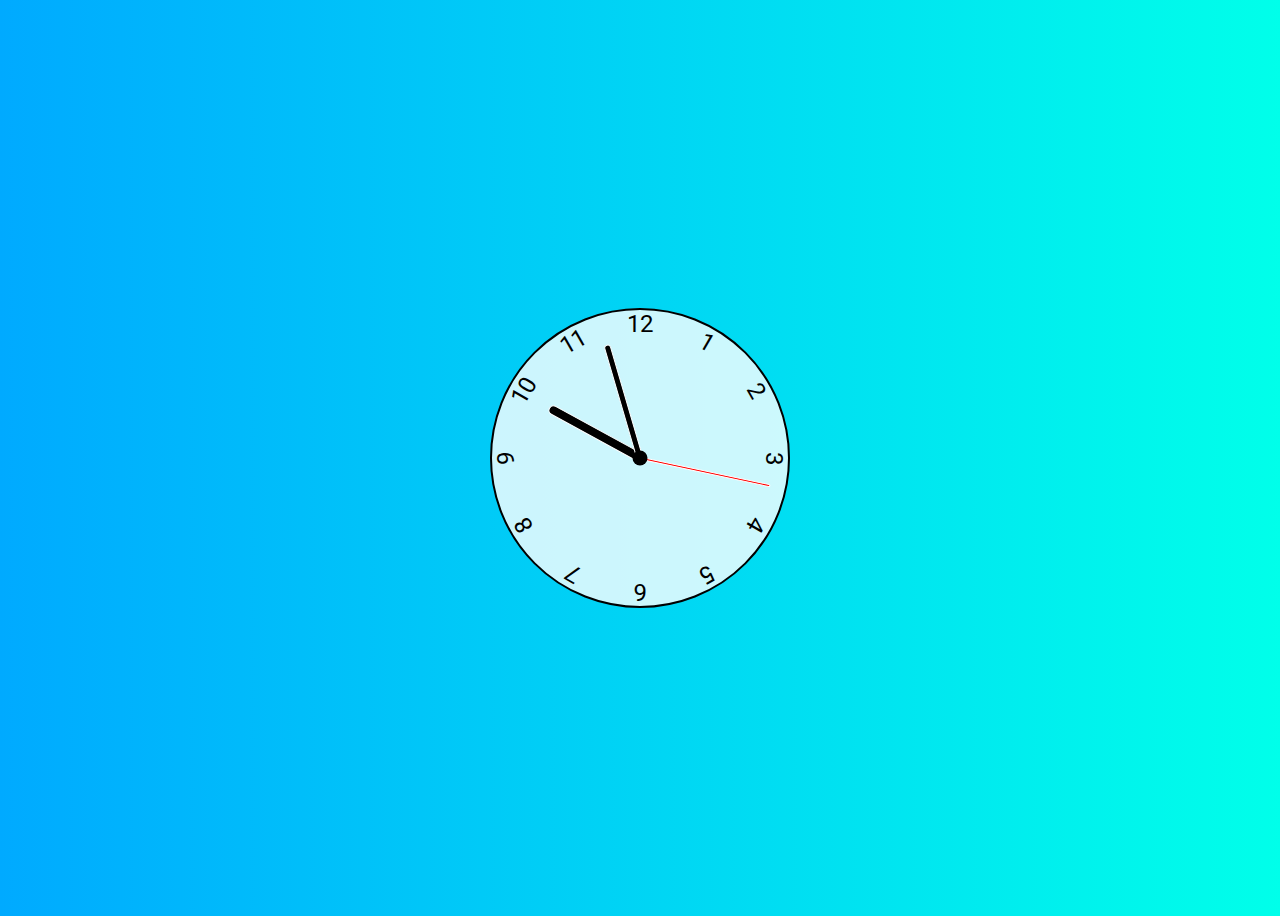
<file: Clock/index.html>
<!DOCTYPE html>
<html lang="en">

<head>
    <meta charset="UTF-8">
    <meta http-equiv="X-UA-Compatible" content="IE=edge">
    <meta name="viewport" content="width=device-width, initial-scale=1.0">
    <link rel="stylesheet" href="style.css">
    <script defer src="app.js"></script>
    <link rel="preconnect" href="https://fonts.googleapis.com">
    <link rel="preconnect" href="https://fonts.gstatic.com" crossorigin>
    <link href="https://fonts.googleapis.com/css2?family=Roboto&display=swap" rel="stylesheet">
    <title>Clock</title>
</head>

<body>

    <div class="clock">
        <div class="hand hour" data-hour-hand></div>
        <div class="hand minute" data-minute-hand></div>
        <div class="hand second" data-second-hand></div>
        <div class="number number1">1</div>
        <div class="number number2">2</div>
        <div class="number number3">3</div>
        <div class="number number4">4</div>
        <div class="number number5">5</div>
        <div class="number number6">6</div>
        <div class="number number7">7</div>
        <div class="number number8">8</div>
        <div class="number number9">9</div>
        <div class="number number10">10</div>
        <div class="number number11">11</div>
        <div class="number number12">12</div>
    </div>

</body>

</html>
</file>
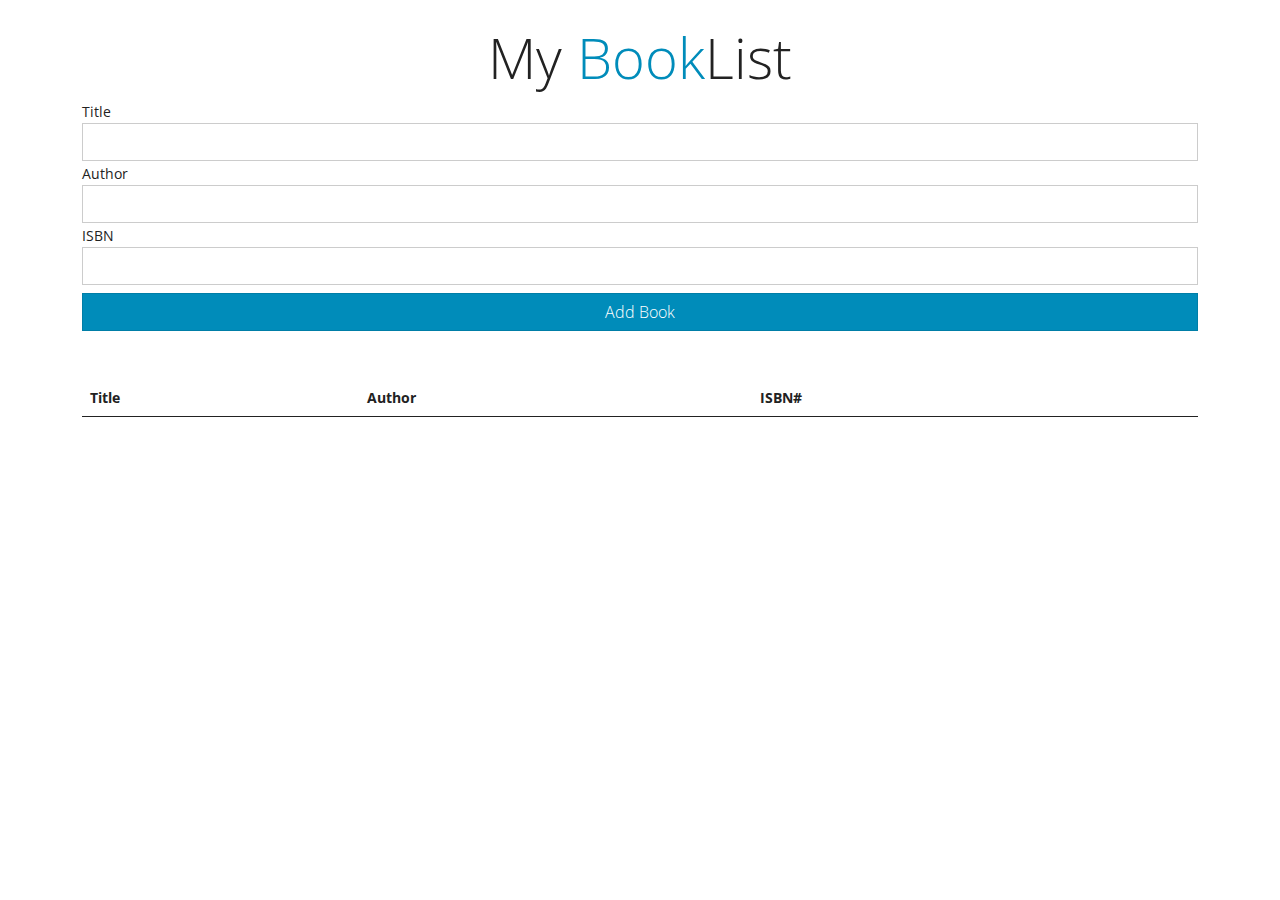
<file: MyBooklist/index.html>
<!DOCTYPE html>
<html lang="en">

<head>
    <meta charset="UTF-8">
    <meta http-equiv="X-UA-Compatible" content="IE=edge">
    <meta name="viewport" content="width=device-width, initial-scale=1.0">
    <link rel="stylesheet" href="https://cdnjs.cloudflare.com/ajax/libs/font-awesome/5.12.1/css/all.min.css"
        integrity="sha256-mmgLkCYLUQbXn0B1SRqzHar6dCnv9oZFPEC1g1cwlkk=" crossorigin="anonymous" />
    <link rel="stylesheet" href="bootstrap.min.css">
    <title>My Book List</title>
</head>

<body>

    <div class="container mt-4">
        <h1 class="display-4 text-center"><i class="fas fa-book-open text-primary"></i>My <span
                class="text-primary">Book</span>List
        </h1>

        <form id="book-form">
            <div class="form-group">
                <label for="title">Title</label>
                <input type="text" id="title" class="form-control">
            </div>
            <div class="form-group">
                <label for="author">Author</label>
                <input type="text" id="author" class="form-control">
            </div>
            <div class="form-group">
                <label for="isbn">ISBN</label>
                <input type="text" id="isbn" class="form-control">
            </div>

            <input type="submit" value="Add Book" class="btn btn-primary col-12 mt-2">
        </form>

        <table class="table table-striped mt-5">
            <thead>
                <tr>
                    <th>Title</th>
                    <th>Author</th>
                    <th>ISBN#</th>
                    <th></th>
                </tr>
            </thead>

            <tbody id="book-list"></tbody>
        </table>

    </div>


    <script src="./script.js"></script>
</body>

</html>
</file>
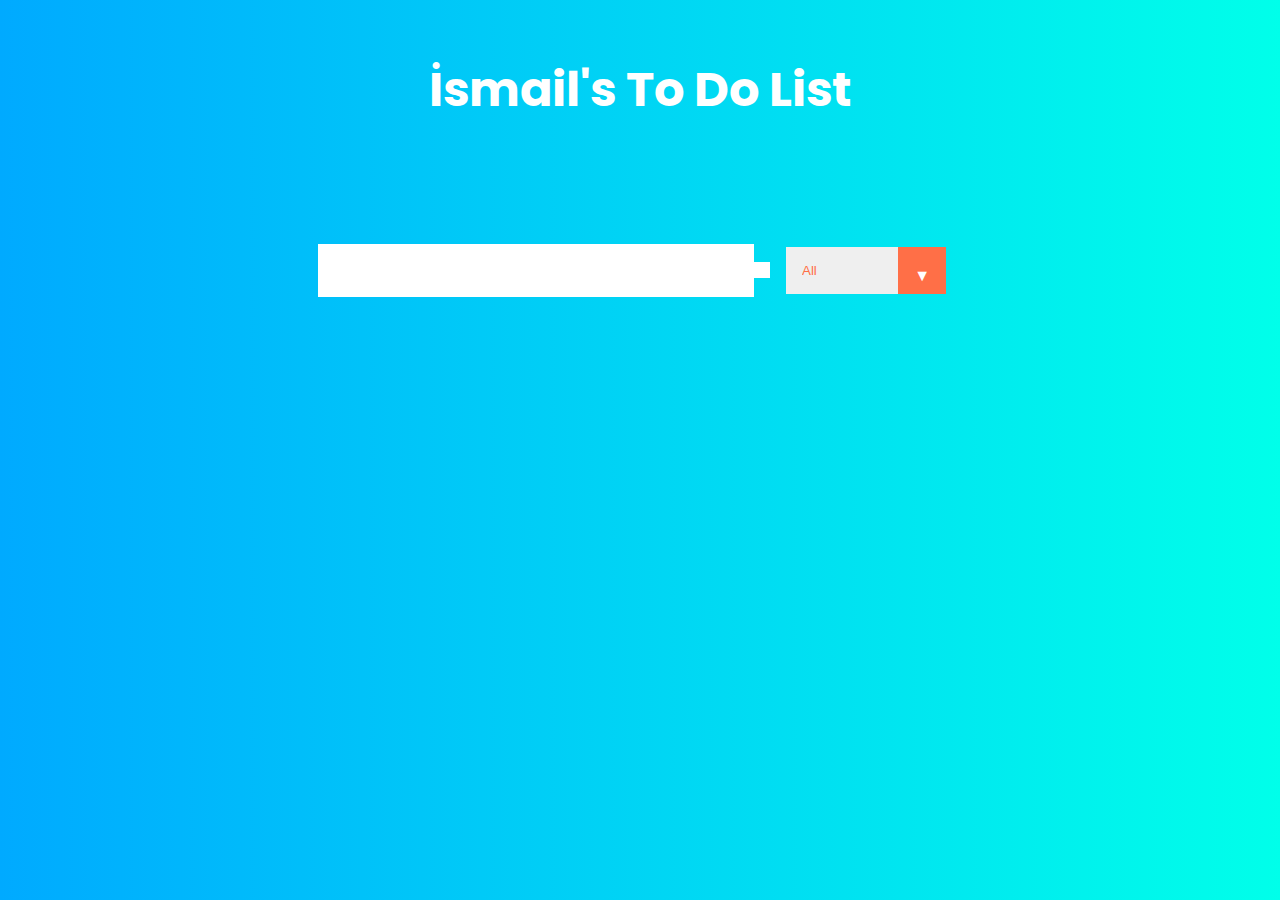
<file: TO-DO-List/index.html>
<!DOCTYPE html>
<html lang="en">

<head>
    <meta charset="UTF-8">
    <meta http-equiv="X-UA-Compatible" content="IE=edge">
    <meta name="viewport" content="width=device-width, initial-scale=1.0">
    <link href="https://fonts.googleapis.com/css?family=Poppins&display=swap" rel="stylesheet" />
    <link rel="stylesheet" href="https://cdnjs.cloudflare.com/ajax/libs/font-awesome/5.12.1/css/all.min.css"
        integrity="sha256-mmgLkCYLUQbXn0B1SRqzHar6dCnv9oZFPEC1g1cwlkk=" crossorigin="anonymous" />
    <link rel="stylesheet" href="style.css">
    <title>Todo List</title>
</head>

<body>
    <header>
        <h1>İsmail's To Do List</h1>
    </header>

    <form>
        <input type="text" class="todo-input">
        <button class="todo-button" type="submit">
            <i class="fas fa-plus-square"></i>
        </button>

        <div class="select">
            <select name="todos" class="filter-todo">
                <option value="all">All</option>
                <option value="completed">Completed</option>
                <option value="uncompleted">Uncompleted</option>
            </select>
        </div>

    </form>

    <div class="todo-container">
        <ul class="todo-list"></ul>
    </div>


    <script src="script.js"></script>
</body>

</html>
</file>
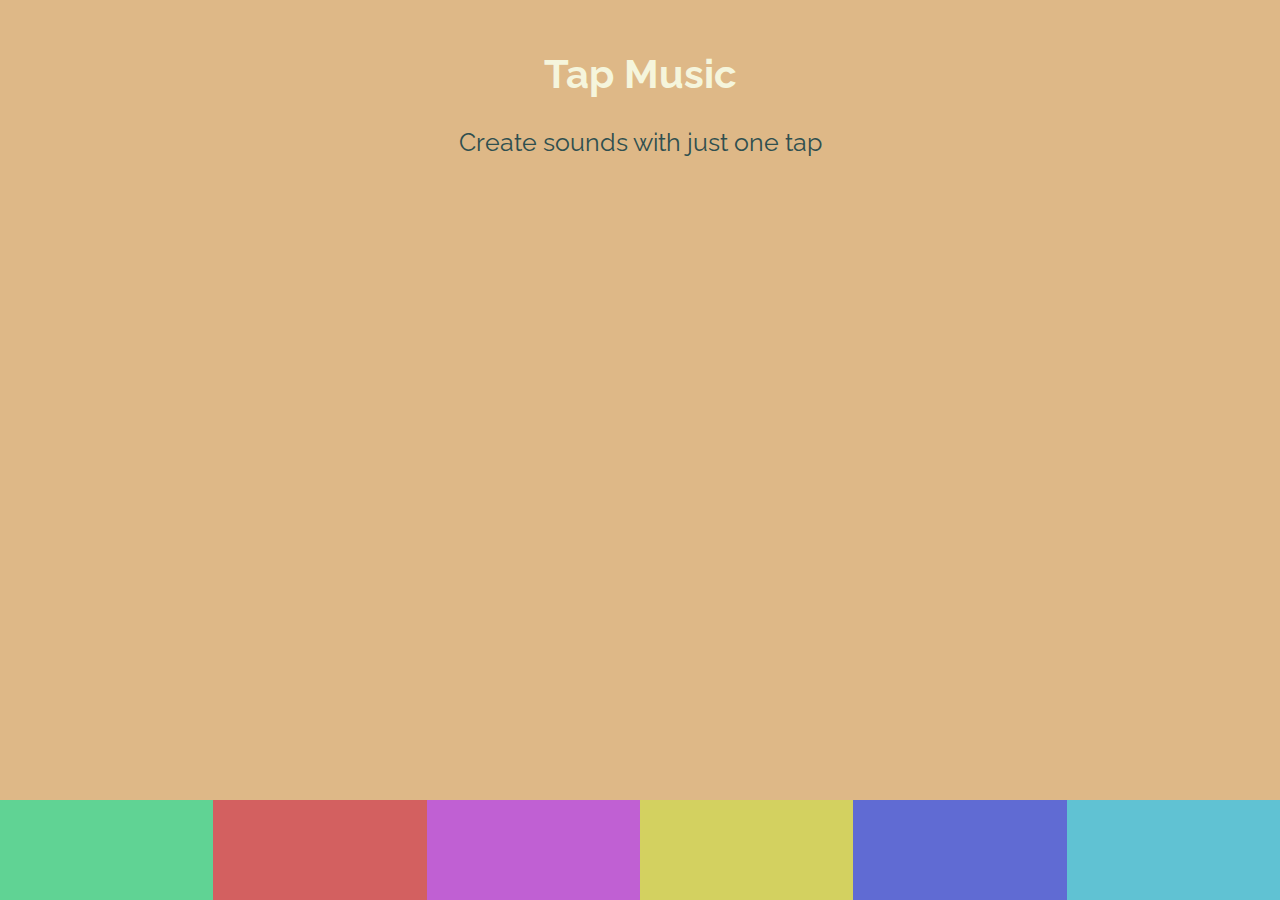
<file: BeatMaker/BeatMaker/index.html>
<!DOCTYPE html>
<html lang="en">

<head>
  <meta charset="UTF-8" />
  <meta name="viewport" content="width=device-width, initial-scale=1.0" />
  <link href="https://fonts.googleapis.com/css?family=Raleway" rel="stylesheet" />
  <link rel="stylesheet" href="./style.css" />
  <meta http-equiv="X-UA-Compatible" content="ie=edge" />
  <title>Tap Music</title>
</head>

<body>
  <section class="app">
    <header>
      <h1>Tap Music</h1>
      <p>Create sounds with just one tap</p>
    </header>
    <div class="visual"></div>
    <div class="pads">
      <div class="pad1">
        <audio class="sound">
          <source src="./sounds/bubbles.mp3" />
        </audio>
      </div>
      <div class="pad2">
        <audio class="sound">
          <source src="./sounds/clay.mp3" />
        </audio>
      </div>
      <div class="pad3">
        <audio class="sound">
          <source src="./sounds/confetti.mp3" />
        </audio>
      </div>
      <div class="pad4">
        <audio class="sound">
          <source src="./sounds/glimmer.mp3" />
        </audio>
      </div>
      <div class="pad5">
        <audio class="sound">
          <source src="./sounds/moon.mp3" />
        </audio>
      </div>
      <div class="pad6">
        <audio class="sound">
          <source src="./sounds/ufo.mp3" />
        </audio>
      </div>
    </div>
  </section>

  <script src="app.js"></script>
</body>

</html>
</file>
<file: Clock/style.css>
*,
*::after,
*::before {
  box-sizing: border-box;
  font-family: "Roboto", sans-serif;
}

body {
  background: linear-gradient(
    to right,
    hsl(200, 100%, 50%),
    hsl(175, 100%, 50%)
  );
  display: flex;
  justify-content: center;
  align-items: center;
  min-height: 100vh;
  overflow: hidden;
}

.clock {
  width: 300px;
  height: 300px;
  background-color: rgba(255, 255, 255, 0.8); /* .8 = 80% */
  border-radius: 50%;
  border: 2px solid black;
  position: relative;
}

.clock .number {
  --rotation: 0;
  position: absolute;
  height: 100%;
  width: 100%;
  text-align: center;
  transform: rotate(var(--rotation));
  font-size: 1.5rem;
}

.clock .number1 {
  --rotation: 30deg;
}

.clock .number2 {
  --rotation: 60deg;
}

.clock .number3 {
  --rotation: 90deg;
}

.clock .number4 {
  --rotation: 120deg;
}

.clock .number5 {
  --rotation: 150deg;
}

.clock .number6 {
  --rotation: 180deg;
}

.clock .number7 {
  --rotation: 210deg;
}

.clock .number8 {
  --rotation: 240deg;
}

.clock .number9 {
  --rotation: 270deg;
}

.clock .number10 {
  --rotation: 300deg;
}

.clock .number11 {
  --rotation: 330deg;
}

.clock .hand {
  --rotation: 0;
  position: absolute;
  bottom: 50%;
  left: 50%;
  border: 1px solid white;
  border-top-left-radius: 10px;
  border-top-right-radius: 10px;
  transform-origin: bottom;
  z-index: 10;
  transform: translateX(-50%) rotate(calc(var(--rotation) * 1deg));
}

.clock .hand.second {
  width: 3px;
  height: 45%;
  background-color: red;
}

.clock .hand.minute {
  width: 7px;
  height: 40%;
  background-color: black;
}

.clock .hand.hour {
  width: 10px;
  height: 35%;
  background-color: black;
}

.clock::after {
  content: "";
  position: absolute;
  background-color: black;
  z-index: 11;
  width: 15px;
  height: 15px;
  top: 50%;
  left: 50%;
  transform: translate(-50%, -50%);
  border-radius: 50%;
}
</file>
<file: TO-DO-List/style.css>
*{
    margin: 0;
    padding: 0;
    box-sizing: border-box;
}


body{
    background-image: linear-gradient(
    to right,
    hsl(200, 100%, 50%),
    hsl(175, 100%, 50%));
    color: white;
    font-family: 'Poppins', sans-serif;
    min-height: 100vh;
}

header{
    font-size: 1.5rem;
}

header,form{
    min-height: 20vh;
    display: flex;
    justify-content: center;
    align-items: center;
}

form input, form button{
    padding: 0.5rem;
    font-size: 2rem;
    border: none;
    background: white;
}

form button{
    color: #d88771;
    background: white;
    cursor: pointer;
    transition: all 0.3s ease;
}

form button:hover{
    background: #d88771;
    color: white;
}

.todo-container{
    display: flex;
    justify-content: center;
    align-items: center;
}

.todo-list{
    min-width: 30%;
    list-style: none;
}

.todo{
    margin: 0.5rem;
    background: white;
    color: black;
    font-size: 1.5rem;
    display: flex;
    justify-content: space-between;
    align-items: center;
    transition: all 0.5s ease;
}

.todo li{
    flex: 1; /* tüm butonları sona atıyor */

}

.trash-btn,
.complete-btn{
    background: #ff6f47;
    color: white;
    border: none;
    padding: 1rem;
    cursor: pointer;
    font-size: 1rem;
}

.complete-btn{
    background: rgb(73, 204, 73);
}

.todo-item{
    padding: 0rem 0.5rem;
}

.fa-trash,
.fa-check{
    pointer-events: none;  /* bunlara tıklayamazsın */
}

.completed{
    text-decoration: line-through;
    opacity: 0.5;
}

.fall{
    transform: translateY(8rem) rotateZ(20deg);
    opacity: 0;
}

select{
    -webkit-appearance: none;
    -moz-appearance: none;
    appearance: none;
    outline: none;
    box-shadow: none;
    border: none;
}

.select{
    margin: 1rem;
    position: relative;
    overflow: hidden;
}

select{
    color: #ff6f47;
    width: 10rem;
    cursor: pointer;
    padding: 1rem;
}

.select::after{
    content: "\25BC";
    position: absolute;
    background: #ff6f47;
    top: 0;
    right: 0;
    padding: 1rem;
    pointer-events: none;
}

.select:hover::after{
    background: white;
    color: #ff6f47;
    transition: all 0.3s ease;
}
</file>
<file: BeatMaker/BeatMaker/style.css>
* {
  margin: 0;
  padding: 0;
  box-sizing: border-box;
}

body {
  font-family: "Raleway", sans-serif;
  background-color: burlywood;
}

.app {
  min-height: 100vh;
  display: flex;
  flex-direction: column;
  justify-content: space-between;
  align-items: center;
}

header h1 {
  margin: 50px 0px 30px 0px;
  text-align: center;
  font-size: 40px;
  color: beige;
}
header p {
  color: darkslategray;
  font-size: 25px;
}

.pads {
  background: lightblue;
  width: 100%;
  display: flex;
}
.pads > div {
  height: 100px;
  width: 100px;
  flex: 1;  /* stretches to the available space */
}
.pad1 {
  background: #60d394;
}
.pad2 {
  background: #d36060;
}
.pad3 {
  background: #c060d3;
}
.pad4 {
  background: #d3d160;
}
.pad5 {
  background: #606bd3;
}
.pad6 {
  background: #60c2d3;
}

.visual > div {
  position: absolute;
  bottom: 0%;
  height: 50px;
  width: 50px;
  border-radius: 50%;
  transform: scale(1);
  z-index: -1; /* hides behind*/
}

@keyframes jump {
  0% {
    bottom: 0%;
    left: 20%;
  }
  50% {
    bottom: 50%;
    left: 50%;
  }

  100% {
    bottom: 00%;
    left: 80%;
  }
}
</file>
